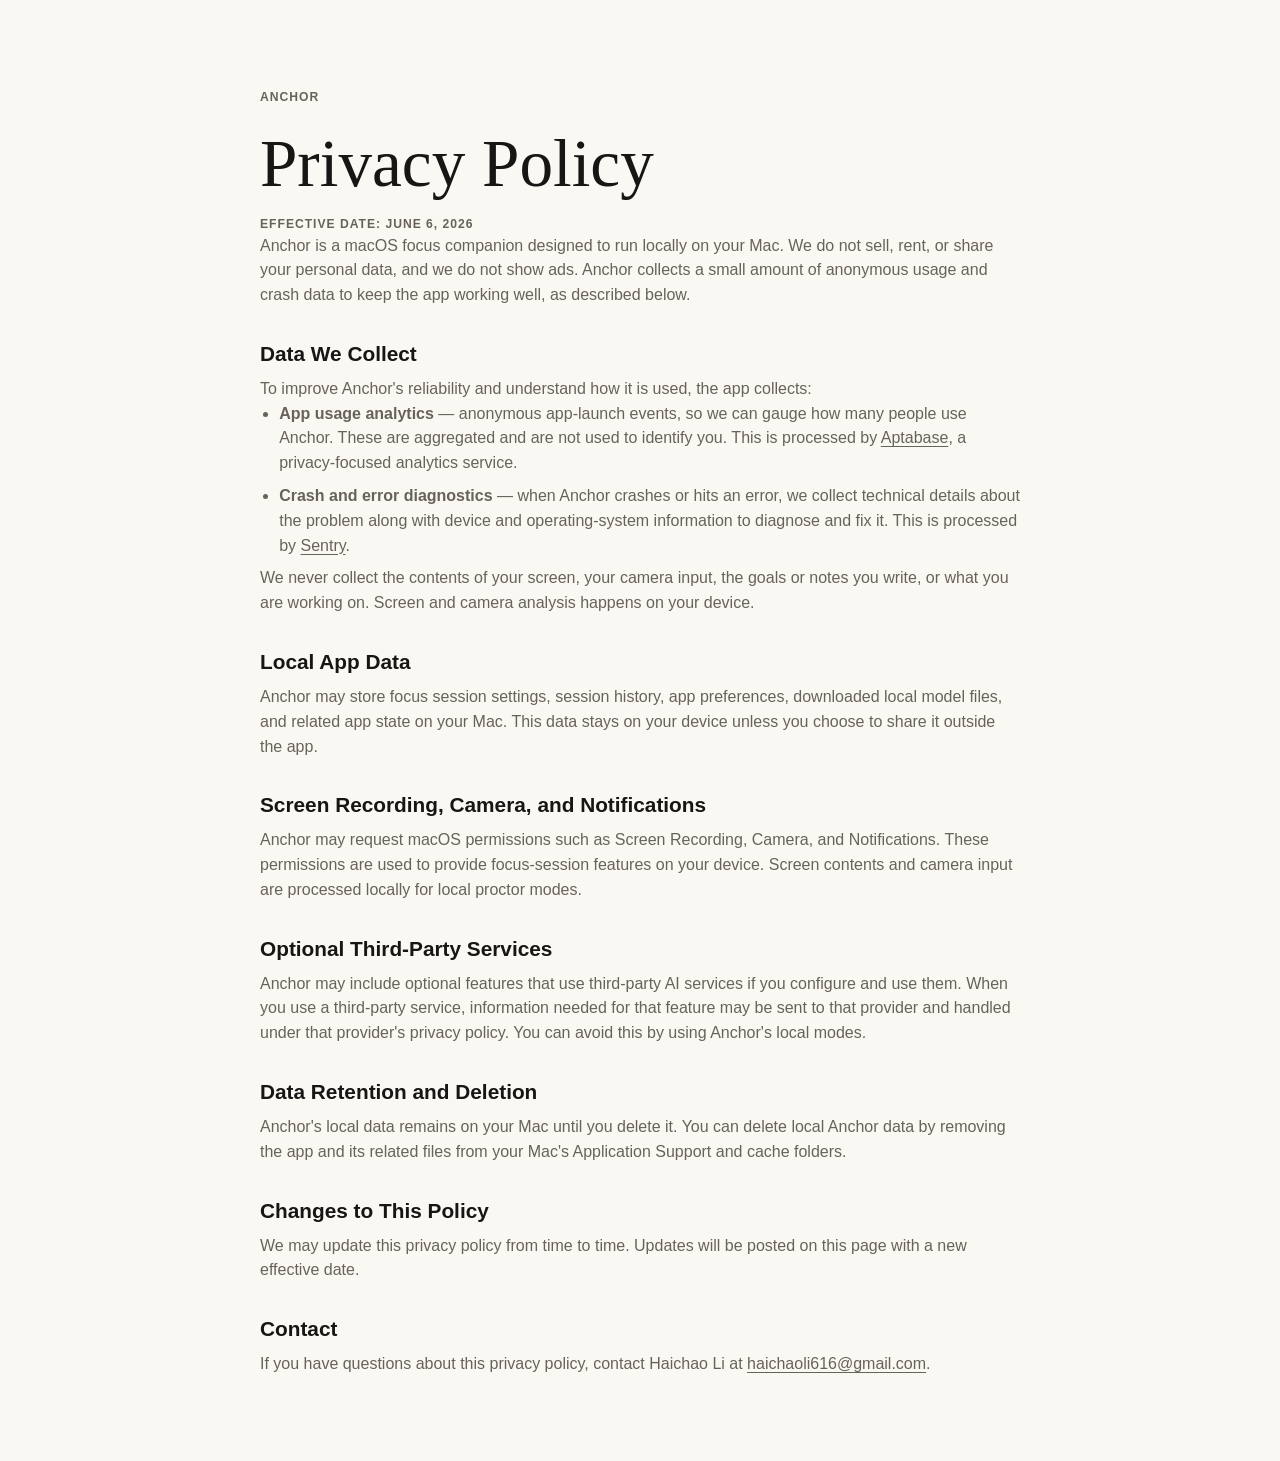
<file: privacy.html>
<!doctype html>
<html lang="en">
<head>
  <meta charset="utf-8">
  <meta name="viewport" content="width=device-width, initial-scale=1">
  <title>Anchor Privacy Policy</title>
  <meta name="description" content="Privacy Policy for Anchor, a macOS focus companion.">
  <link rel="icon" href="app-icon.png" type="image/png">
  <link rel="apple-touch-icon" href="app-icon.png">
  <link rel="stylesheet" href="styles.css?v=20260606-blocker">
</head>
<body>
  <main class="page article">
    <a class="back" href="index.html">Anchor</a>
    <h1>Privacy Policy</h1>
    <p class="updated">Effective date: June 6, 2026</p>

    <p>Anchor is a macOS focus companion designed to run locally on your Mac. We do not sell, rent, or share your personal data, and we do not show ads. Anchor collects a small amount of anonymous usage and crash data to keep the app working well, as described below.</p>

    <h2>Data We Collect</h2>
    <p>To improve Anchor's reliability and understand how it is used, the app collects:</p>
    <ul>
      <li><strong>App usage analytics</strong> — anonymous app-launch events, so we can gauge how many people use Anchor. These are aggregated and are not used to identify you. This is processed by <a href="https://aptabase.com/legal/privacy">Aptabase</a>, a privacy-focused analytics service.</li>
      <li><strong>Crash and error diagnostics</strong> — when Anchor crashes or hits an error, we collect technical details about the problem along with device and operating-system information to diagnose and fix it. This is processed by <a href="https://sentry.io/privacy/">Sentry</a>.</li>
    </ul>
    <p>We never collect the contents of your screen, your camera input, the goals or notes you write, or what you are working on. Screen and camera analysis happens on your device.</p>

    <h2>Local App Data</h2>
    <p>Anchor may store focus session settings, session history, app preferences, downloaded local model files, and related app state on your Mac. This data stays on your device unless you choose to share it outside the app.</p>

    <h2>Screen Recording, Camera, and Notifications</h2>
    <p>Anchor may request macOS permissions such as Screen Recording, Camera, and Notifications. These permissions are used to provide focus-session features on your device. Screen contents and camera input are processed locally for local proctor modes.</p>

    <h2>Optional Third-Party Services</h2>
    <p>Anchor may include optional features that use third-party AI services if you configure and use them. When you use a third-party service, information needed for that feature may be sent to that provider and handled under that provider's privacy policy. You can avoid this by using Anchor's local modes.</p>

    <h2>Data Retention and Deletion</h2>
    <p>Anchor's local data remains on your Mac until you delete it. You can delete local Anchor data by removing the app and its related files from your Mac's Application Support and cache folders.</p>

    <h2>Changes to This Policy</h2>
    <p>We may update this privacy policy from time to time. Updates will be posted on this page with a new effective date.</p>

    <h2>Contact</h2>
    <p>If you have questions about this privacy policy, contact Haichao Li at <a href="mailto:haichaoli616@gmail.com">haichaoli616@gmail.com</a>.</p>
  </main>
</body>
</html>
</file>
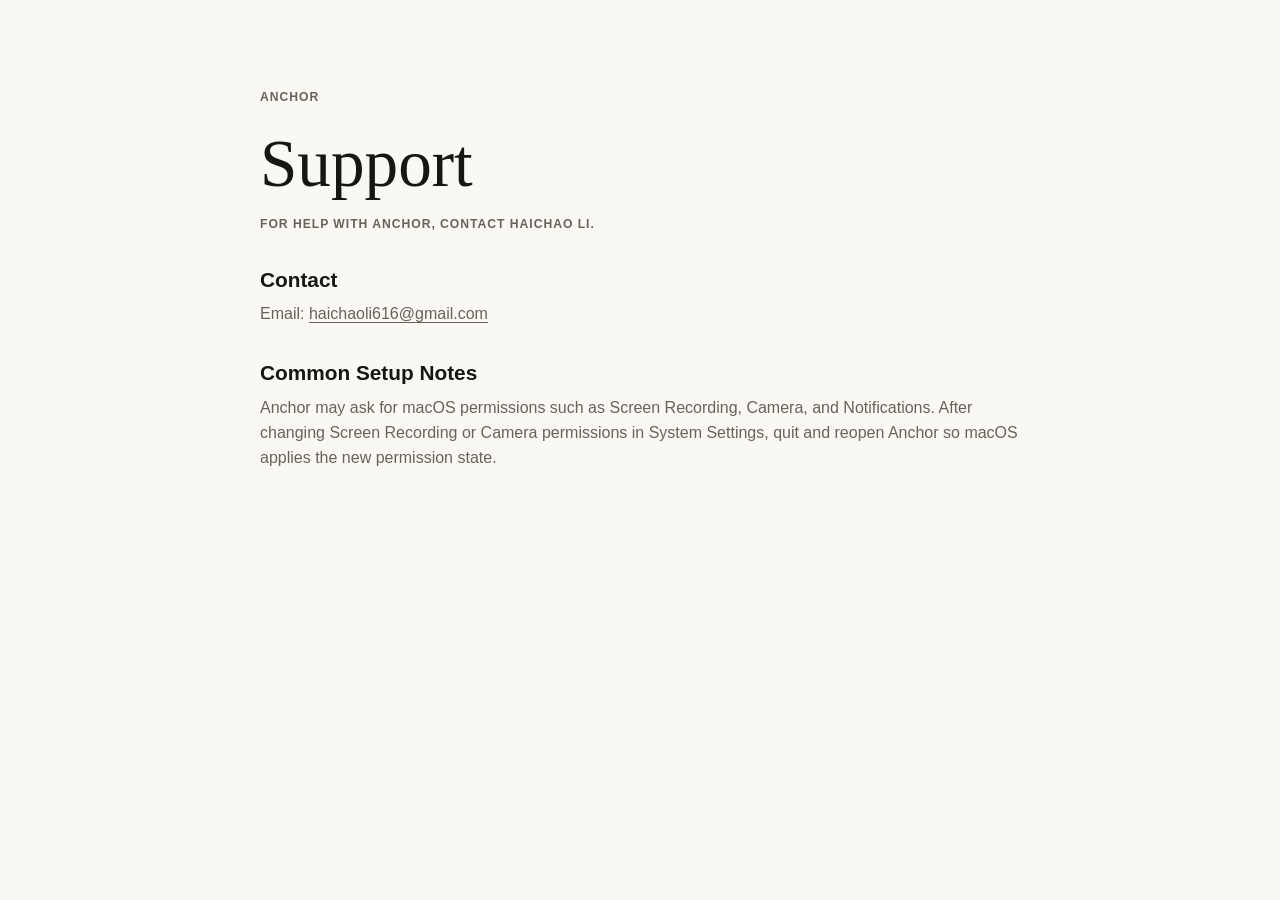
<file: support.html>
<!doctype html>
<html lang="en">
<head>
  <meta charset="utf-8">
  <meta name="viewport" content="width=device-width, initial-scale=1">
  <title>Anchor Support</title>
  <meta name="description" content="Support information for Anchor, a macOS focus companion.">
  <link rel="icon" href="app-icon.png" type="image/png">
  <link rel="apple-touch-icon" href="app-icon.png">
  <link rel="stylesheet" href="styles.css?v=20260605-4">
</head>
<body>
  <main class="page article">
    <a class="back" href="index.html">Anchor</a>
    <h1>Support</h1>
    <p class="updated">For help with Anchor, contact Haichao Li.</p>

    <h2>Contact</h2>
    <p>Email: <a href="mailto:haichaoli616@gmail.com">haichaoli616@gmail.com</a></p>

    <h2>Common Setup Notes</h2>
    <p>Anchor may ask for macOS permissions such as Screen Recording, Camera, and Notifications. After changing Screen Recording or Camera permissions in System Settings, quit and reopen Anchor so macOS applies the new permission state.</p>
  </main>
</body>
</html>
</file>
<file: styles.css>
:root {
  color-scheme: light dark;
  --bg: #faf8f3;
  --ink: #171615;
  --muted: #68625b;
  --soft: #ded7cc;
  --accent: #1f5d48;
}

@media (prefers-color-scheme: dark) {
  :root {
    --bg: #141311;
    --ink: #f4f0e9;
    --muted: #b8afa3;
    --soft: #38342e;
    --accent: #84d3a8;
  }
}

* {
  box-sizing: border-box;
}

html {
  scroll-behavior: smooth;
}

body {
  margin: 0;
  background: var(--bg);
  color: var(--ink);
  font: 16px/1.55 -apple-system, BlinkMacSystemFont, "Segoe UI", sans-serif;
  letter-spacing: 0;
}

img,
video {
  display: block;
  max-width: 100%;
}

video {
  background: #111;
  object-fit: contain;
}

a {
  color: inherit;
  text-underline-offset: 0.18em;
}

p,
h1,
h2,
h3,
figure {
  margin: 0;
}

.site-header {
  width: min(1180px, calc(100% - 36px));
  min-height: 74px;
  margin: 0 auto;
  display: flex;
  align-items: center;
  justify-content: space-between;
  gap: 24px;
}

.brand,
.nav-links,
.text-links {
  display: flex;
  align-items: center;
}

.brand {
  gap: 10px;
  color: var(--ink);
  font-weight: 720;
  text-decoration: none;
}

.brand img,
.closing img {
  border-radius: 20%;
}

.nav-links,
.text-links {
  gap: 18px;
  flex-wrap: wrap;
}

.nav-links {
  justify-content: flex-end;
}

.nav-links a,
.text-links a,
.back {
  color: var(--muted);
  font-size: 0.94rem;
  font-weight: 620;
  text-decoration: none;
}

.nav-links a:hover,
.text-links a:hover,
.back:hover {
  color: var(--ink);
  text-decoration: underline;
}

.site {
  overflow: hidden;
}

.hero,
.problem,
.contrast,
.how-head,
.flow,
.willpower-band,
.companion-section,
.privacy-band,
.closing {
  width: min(1180px, calc(100% - 36px));
  margin-inline: auto;
}

.hero {
  min-height: calc(100vh - 74px);
  display: grid;
  grid-template-columns: minmax(300px, 0.42fr) minmax(0, 0.58fr);
  gap: 44px;
  align-items: center;
  padding: 44px 0 58px;
}

.hero-copy {
  max-width: 520px;
}

.eyebrow,
.updated,
.back,
.flow-copy span {
  color: var(--muted);
  font-size: 0.76rem;
  font-weight: 760;
  letter-spacing: 0.08em;
  text-transform: uppercase;
}

.eyebrow {
  margin-bottom: 16px;
}

h1 {
  margin-bottom: 18px;
  font-family: ui-serif, Georgia, "Times New Roman", serif;
  font-size: 6.9rem;
  font-weight: 500;
  line-height: 0.86;
  letter-spacing: 0;
}

.headline {
  max-width: 520px;
  margin-bottom: 18px;
  font-size: 2.72rem;
  font-weight: 680;
  line-height: 1.04;
  letter-spacing: 0;
}

.lede {
  max-width: 440px;
  margin-bottom: 24px;
  color: var(--muted);
  font-size: 1.08rem;
}

.hero-media {
  margin: 0;
}

.hero-media video,
.hero-media img,
.flow-media video,
.flow-media img,
.companion-media img {
  width: 100%;
  height: auto;
  border-radius: 10px;
}

.hero-media video,
.hero-media img {
  max-height: min(66vh, 640px);
  object-fit: contain;
}

figcaption {
  max-width: 620px;
  margin-top: 14px;
  color: var(--muted);
  font-size: 0.95rem;
}

.flow {
  display: grid;
  gap: 108px;
  padding: 44px 0 108px;
}

.flow-step {
  display: grid;
  grid-template-columns: minmax(250px, 0.42fr) minmax(0, 0.58fr);
  gap: 56px;
  align-items: center;
}

.flow-step.reverse {
  grid-template-columns: minmax(0, 0.58fr) minmax(250px, 0.42fr);
}

.flow-step.reverse .flow-copy {
  grid-column: 2;
}

.flow-step.reverse .flow-media {
  grid-column: 1;
  grid-row: 1;
}

.flow-copy {
  max-width: 420px;
}

.flow-copy h2,
.companion-section h2,
.privacy-band h2,
.section-head h2,
.closing h2 {
  margin: 12px 0 18px;
  font-size: 3rem;
  font-weight: 690;
  line-height: 1;
  letter-spacing: 0;
}

.flow-copy p,
.companion-section p,
.privacy-copy p,
.section-head p,
.closing p {
  color: var(--muted);
}

.flow-copy p {
  margin-bottom: 0;
  font-size: 1.02rem;
}

.flow-media {
  margin-bottom: 0;
}

.notification-step {
  align-items: center;
}

.notification-media {
  width: min(520px, 100%);
  justify-self: center;
}

.notification-media img {
  border-radius: 8px;
}

.media-stack {
  display: grid;
  gap: 34px;
}

.media-stack .flow-media {
  margin: 0;
}

.companion-section {
  display: grid;
  grid-template-columns: minmax(260px, 0.34fr) minmax(0, 0.66fr);
  gap: 56px;
  align-items: center;
  padding: 104px 0;
  border-top: 1px solid var(--soft);
}

.companion-section > div {
  max-width: 390px;
}

.privacy-band {
  display: grid;
  grid-template-columns: minmax(260px, 0.42fr) minmax(0, 0.58fr);
  gap: 56px;
  padding: 96px 0;
  border-top: 1px solid var(--soft);
}

.privacy-band h2 {
  max-width: 460px;
}

.privacy-copy {
  display: grid;
  gap: 18px;
  align-content: start;
}

.privacy-copy p {
  margin: 0;
  padding-bottom: 18px;
  border-bottom: 1px solid var(--soft);
}

.closing {
  display: grid;
  justify-items: center;
  gap: 14px;
  padding: 82px 0 100px;
  border-top: 1px solid var(--soft);
  text-align: center;
}

.closing h2 {
  margin-bottom: 4px;
}

.closing p {
  max-width: 560px;
  margin-bottom: 8px;
}

.page {
  width: min(820px, calc(100% - 32px));
  margin: 48px auto;
  padding: 36px 0;
}

.article {
  width: min(760px, calc(100% - 32px));
}

.article h1 {
  margin-bottom: 18px;
  font-family: ui-serif, Georgia, "Times New Roman", serif;
  font-size: 4.2rem;
  font-weight: 500;
  line-height: 0.98;
  letter-spacing: 0;
}

.article h2 {
  margin-top: 34px;
  margin-bottom: 10px;
  font-size: 1.3rem;
  line-height: 1.2;
}

.article p {
  color: var(--muted);
}

.article ul {
  margin: 0;
  padding-left: 1.2em;
  color: var(--muted);
}

.article li {
  margin-bottom: 8px;
}

.links {
  display: flex;
  flex-wrap: wrap;
  gap: 12px;
}

.links a {
  color: var(--accent);
}

.back {
  display: inline-block;
  margin-bottom: 24px;
}

/* Call to action */
.cta-row {
  display: flex;
  align-items: center;
  gap: 20px;
  flex-wrap: wrap;
  margin-bottom: 10px;
}

.cta-row.center {
  justify-content: center;
}

.button {
  display: inline-flex;
  align-items: center;
  gap: 8px;
  padding: 13px 24px;
  border-radius: 999px;
  background: var(--accent);
  color: var(--bg);
  font-size: 1rem;
  font-weight: 680;
  text-decoration: none;
  transition: transform 0.15s ease, opacity 0.15s ease;
}

.button:hover {
  opacity: 0.92;
  transform: translateY(-1px);
}

.cta-note {
  margin: 0;
  color: var(--muted);
  font-size: 0.86rem;
}

/* Shared section heading */
.section-head {
  max-width: 700px;
}

.section-head.center {
  margin-inline: auto;
  text-align: center;
}

.section-head p {
  font-size: 1.08rem;
}

.section-head p + p {
  margin-top: 16px;
}

/* Problem */
.problem,
.contrast,
.willpower-band {
  padding: 96px 0;
  border-top: 1px solid var(--soft);
}

.problem-grid {
  margin-top: 48px;
  display: grid;
  grid-template-columns: repeat(3, 1fr);
  gap: 24px;
}

.problem-card {
  padding: 28px 26px;
  border: 1px solid var(--soft);
  border-radius: 16px;
}

.problem-card h3 {
  margin-bottom: 8px;
  font-size: 1.2rem;
  font-weight: 720;
}

.problem-card p {
  color: var(--muted);
  font-size: 0.99rem;
}

/* Blockers vs Anchor */
.contrast-grid {
  margin-top: 44px;
  display: grid;
  grid-template-columns: 1fr 1fr;
  gap: 24px;
}

.contrast-col {
  padding: 30px 30px 34px;
  border: 1px solid var(--soft);
  border-radius: 18px;
}

.contrast-col.is-anchor {
  border-color: var(--accent);
}

.contrast-col h3 {
  margin-bottom: 20px;
  font-size: 1.32rem;
  font-weight: 740;
}

.contrast-col ul {
  list-style: none;
  margin: 0;
  padding: 0;
  display: grid;
  gap: 15px;
}

.contrast-col li {
  position: relative;
  padding-left: 30px;
  color: var(--muted);
  font-size: 1rem;
}

.contrast-col li::before {
  content: "\00d7";
  position: absolute;
  left: 2px;
  top: -1px;
  font-weight: 800;
  color: var(--muted);
}

.contrast-col.is-anchor li {
  color: var(--ink);
}

.contrast-col.is-anchor li::before {
  content: "\2713";
  color: var(--accent);
}

/* "How it works" intro sits directly above the flow steps */
.how-head {
  padding: 96px 0 0;
  border-top: 1px solid var(--soft);
}

@media (max-width: 940px) {
  .hero,
  .flow-step,
  .flow-step.reverse,
  .companion-section,
  .privacy-band {
    grid-template-columns: 1fr;
  }

  .hero {
    min-height: auto;
    grid-template-columns: 1fr;
    gap: 28px;
    padding: 52px 0 68px;
  }

  h1 {
    font-size: 6.2rem;
  }

  .headline,
  .flow-copy h2,
  .companion-section h2,
  .privacy-band h2,
  .section-head h2,
  .closing h2 {
    font-size: 2.45rem;
  }

  .problem-grid,
  .contrast-grid {
    grid-template-columns: 1fr;
  }

  .problem,
  .contrast,
  .willpower-band {
    padding: 76px 0;
  }

  .how-head {
    padding-top: 76px;
  }

  .lede {
    max-width: 620px;
  }

  .hero-media video,
  .hero-media img {
    max-height: none;
  }

  .flow {
    gap: 76px;
    padding-bottom: 82px;
  }

  .flow-step.reverse .flow-copy,
  .flow-step.reverse .flow-media {
    grid-column: auto;
    grid-row: auto;
  }

  .flow-copy,
  .companion-section > div {
    max-width: 620px;
  }

  .privacy-band,
  .companion-section {
    gap: 26px;
    padding: 76px 0;
  }
}

@media (max-width: 560px) {
  .site-header {
    min-height: auto;
    align-items: flex-start;
    flex-direction: column;
    padding: 16px 0 8px;
  }

  .nav-links {
    justify-content: flex-start;
  }

  .hero,
  .problem,
  .contrast,
  .how-head,
  .flow,
  .willpower-band,
  .companion-section,
  .privacy-band,
  .closing {
    width: min(100% - 24px, 520px);
  }

  h1 {
    font-size: 4.8rem;
  }

  .headline,
  .flow-copy h2,
  .companion-section h2,
  .privacy-band h2,
  .section-head h2,
  .closing h2 {
    font-size: 2rem;
  }

  .flow {
    gap: 62px;
  }

  .flow-step {
    gap: 22px;
  }

  .hero-media video,
  .hero-media img,
  .flow-media video,
  .flow-media img,
  .companion-media img {
    border-radius: 7px;
  }

  .page {
    margin: 24px auto;
    padding: 24px 0;
  }

  .article h1 {
    font-size: 3rem;
  }
}
</file>
